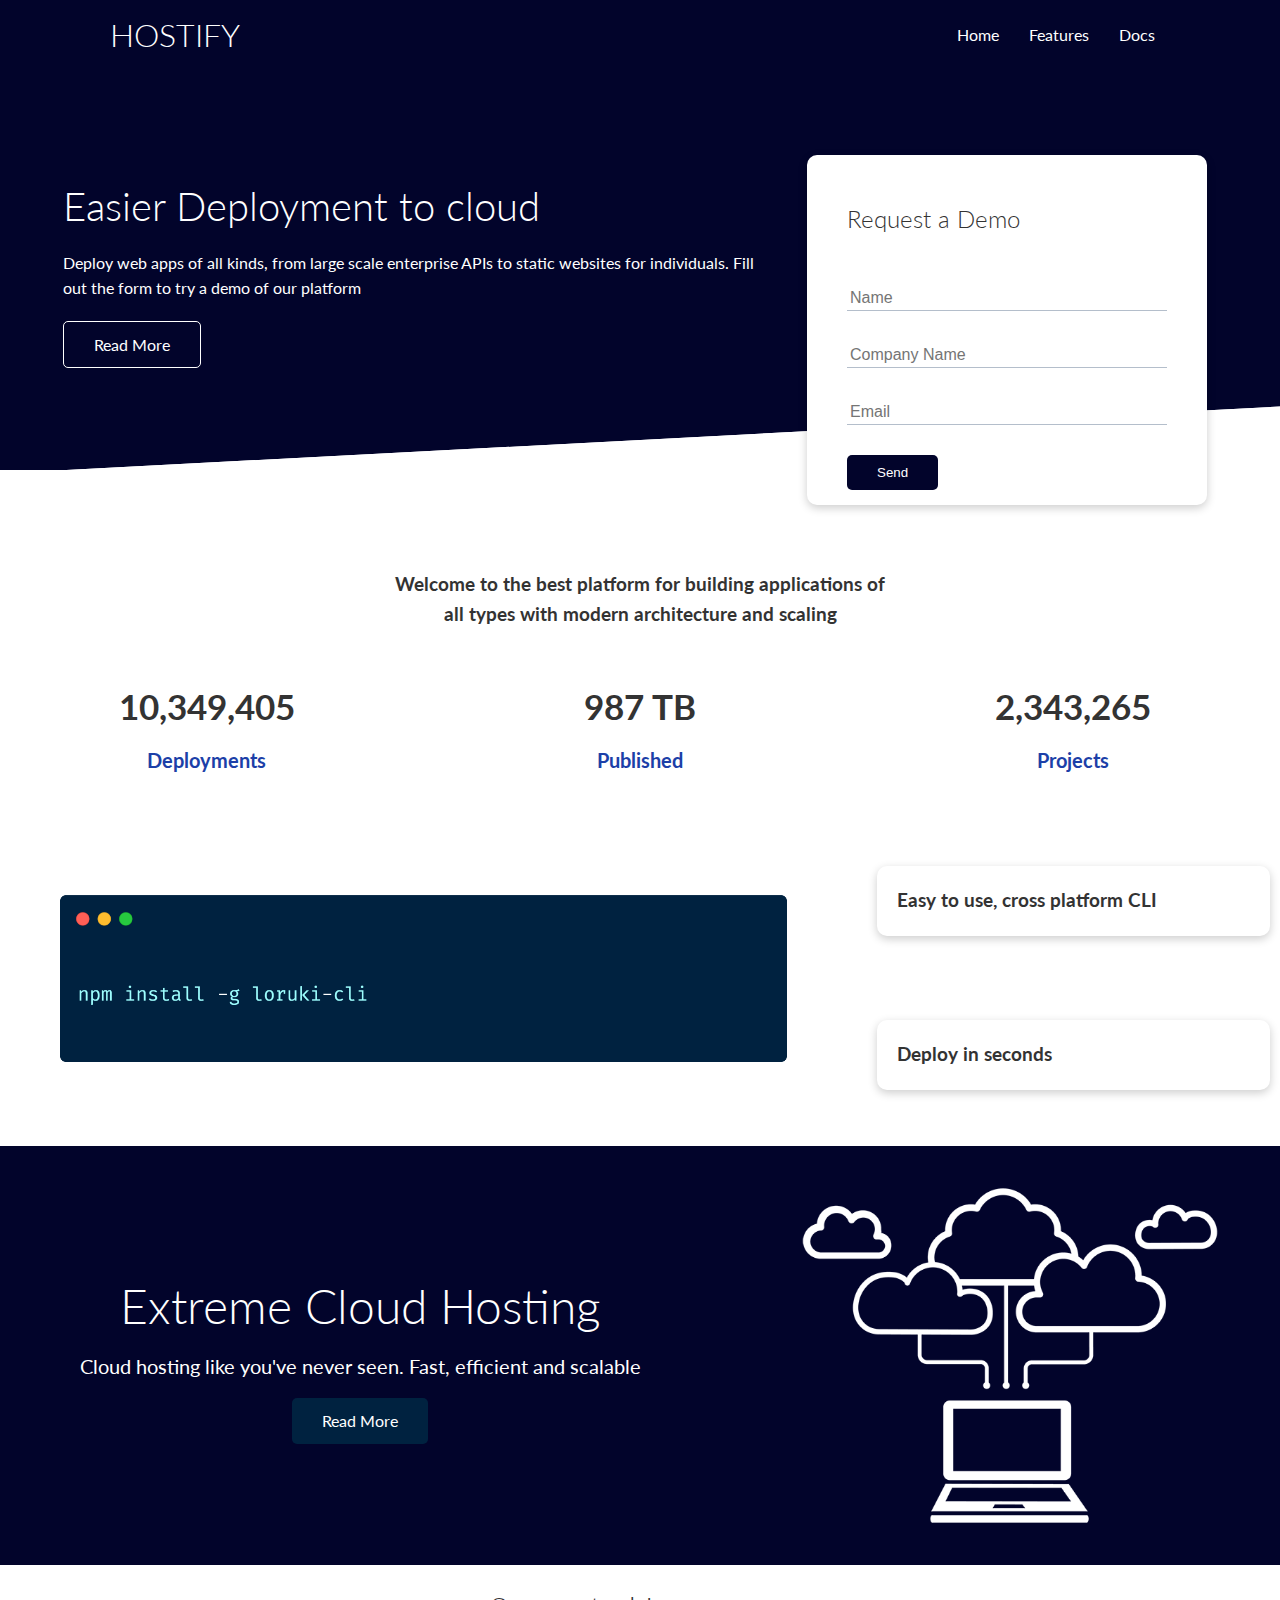
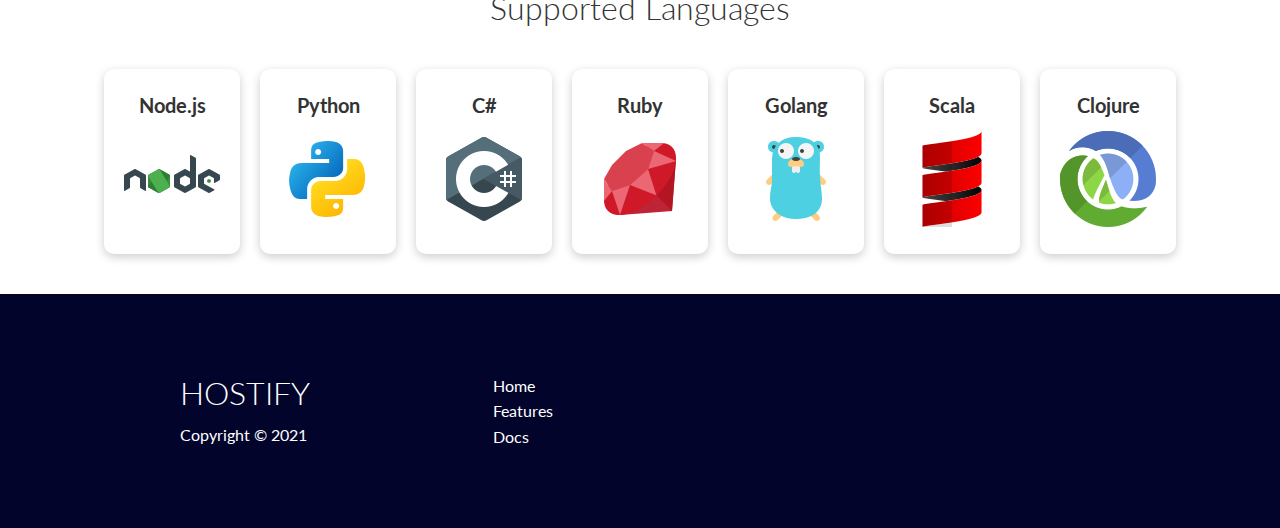
<file: index.html>
<!DOCTYPE html>
<html lang="en">
<head>
    <meta charset="UTF-8">
    <meta name="viewport" content="width=device-width, initial-scale=1.0">
    <link rel="stylesheet" href="https://cdnjs.cloudflare.com/ajax/libs/font-awesome/5.15.1/css/all.min.css" integrity="sha512-+4zCK9k+qNFUR5X+cKL9EIR+ZOhtIloNl9GIKS57V1MyNsYpYcUrUeQc9vNfzsWfV28IaLL3i96P9sdNyeRssA==" crossorigin="anonymous" />
    <link rel="shortcut icon" href="https://www.freepngimg.com/download/iphone/68112-cloud-apple-drive-icloud-iphone-free-frame.png" type="image/x-icon">
    <link rel="stylesheet" href="css/utilities.css">
    <link rel="stylesheet" href="css/style.css">
    <title>Hostify | cloued solustion</title>
</head>
<body>
    <!-- Navbar -->
    <div class="navbar extra-padding">
        <div class="container flex">
            <h1 class="logo">HOSTIFY</h1>
            <nav>
                <ul>
                    <li><a href="index.html">Home</a></li>
                    <li><a href="features.html">Features</a></li>
                    <li><a href="docs.html">Docs</a></li>
                </ul>
            </nav>
        </div>
    </div>
    
    <!-- Showcase -->
    <section class="showcase">
        <div class="container grid">
            <div class="showcase-text">
                <h1>Easier Deployment to cloud</h1>
                <p>Deploy web apps of all kinds, from large scale enterprise APIs to static websites for individuals. Fill out the form to try a demo of our platform</p>
                <a href="features.html" class="btn btn-outline">Read More</a>
            </div>

            <div class="showcase-form card">
                <h2>Request a Demo</h2>
                  <form name="contact" netlify-honeypot="bot-field" method="POST" data-netlify="true">
                    <input type="hidden" name="form-name" value="contact">
                    <p class="hidden">
                        <label>Don’t fill this out if you're human: <input name="bot-field" /></label>
                      </p>
                    <div class="form-control">
                        <input type="text" name="name" placeholder="Name" required>
                    </div>
                    <div class="form-control">
                        <input type="text" name="company" placeholder="Company Name" required>
                    </div>
                    <div class="form-control">
                        <input type="email" name="email" placeholder="Email" required>
                    </div>
                    <input type="submit" value="Send" class="btn btn-primary">
                </form>
                 <!-- <form>
                    <div class="form-control">
                        <input type="text" name="name" placeholder="Name" required>
                    </div>
                    <div class="form-control">
                        <input type="text" name="company" placeholder="Company Name" required>
                    </div>
                    <div class="form-control">
                        <input type="email" name="email" placeholder="Email" required>
                    </div>
                    <input type="submit" value="Send" class="btn btn-primary">
                </form> -->
            </div>
        </div>
    </section>

    <!-- Stats -->
    <section class="stats">
        <div class="container">
            <h3 class="stats-heading text-center my-1">
                Welcome to the best platform for building applications of all types with modern architecture and scaling
            </h3>

            <div class="grid grid-3 text-center my-4">
                <div>
                    <i class="fas fa-server fa-3x"></i>
                    <h3>10,349,405</h3>
                    <p class="text-secondary">Deployments</p>
                </div>
                <div>
                    <i class="fas fa-upload fa-3x"></i>
                    <h3>987 TB</h3>
                    <p class="text-secondary">Published</p>
                </div>
                <div>
                    <i class="fas fa-project-diagram fa-3x"></i>
                    <h3>2,343,265</h3>
                    <p class="text-secondary">Projects</p>
                </div>
            </div>
        </div>
    </section>

    <!-- Cli -->
    <section class="cli">
        <div class="container grid">
            <img src="./img/cli.png" alt="">
            <div class="card">
                <h3>Easy to use, cross platform CLI</h3>
            </div>
            <div class="card">
                <h3>Deploy in seconds</h3>
            </div>
        </div>
    </section>

    <!-- Cloud -->
    <section class="cloud bg-primary my-2 py-2">
        <div class="container grid">
            <div class="text-center">
                <h2 class="lg">Extreme Cloud Hosting</h2>
                <p class="lead my-1">Cloud hosting like you've never seen. Fast, efficient and scalable</p>
                <a href="features.html" class="btn btn-dark">Read More</a>
            </div>
            <img src="./img/cloud.png" alt="">
        </div>
    </section>

    <!-- Languages -->
    <section class="languages">
        <h2 class="md text-center my-2">
            Supported Languages
        </h2>
        <div class="container flex">
            <div class="card">
                <h4>Node.js</h4>
                <img src="./img/nodejs.png" alt="">
            </div>
            <div class="card">
                <h4>Python</h4>
                <img src="./img/python.png" alt="">
              </div>
              <div class="card">
                <h4>C#</h4>
                <img src="./img/c-sharp.png" alt="">
              </div>
              <div class="card">
                <h4>Ruby</h4>
                <img src="./img/ruby.png" alt="">
              </div>
              <div class="card">
                <h4>Golang</h4>
                <img src="./img/golang.png" alt="">
              </div>
              <div class="card">
                <h4>Scala</h4>
                <img src="./img/scala.png" alt="">
              </div>
              <div class="card">
                <h4>Clojure</h4>
                <img src="./img/clojure.png" alt="">
              </div>
        </div>
    </section>

    <!-- Footer -->
    <footer class="footer bg-primary py-5 ">
        <div class="container grid grid-3 extra-padding">
            <div>
                <h1>HOSTIFY
                </h1>
                <p>Copyright &copy; 2021</p>
            </div>
            <nav>
                <ul>
                    <li><a href="index.html">Home</a></li>
                    <li><a href="features.html">Features</a></li>
                    <li><a href="docs.html">Docs</a></li>
                </ul>
            </nav>
            <div class="social">
                <a href="#"><i class="fab fa-github fa-2x"></i></a>
                <a href="#"><i class="fab fa-facebook fa-2x"></i></a>
                <a href="#"><i class="fab fa-instagram fa-2x"></i></a>
                <a href="#"><i class="fab fa-twitter fa-2x"></i></a>
            </div>
        </div>
    </footer>
</body>
</html>
</file>
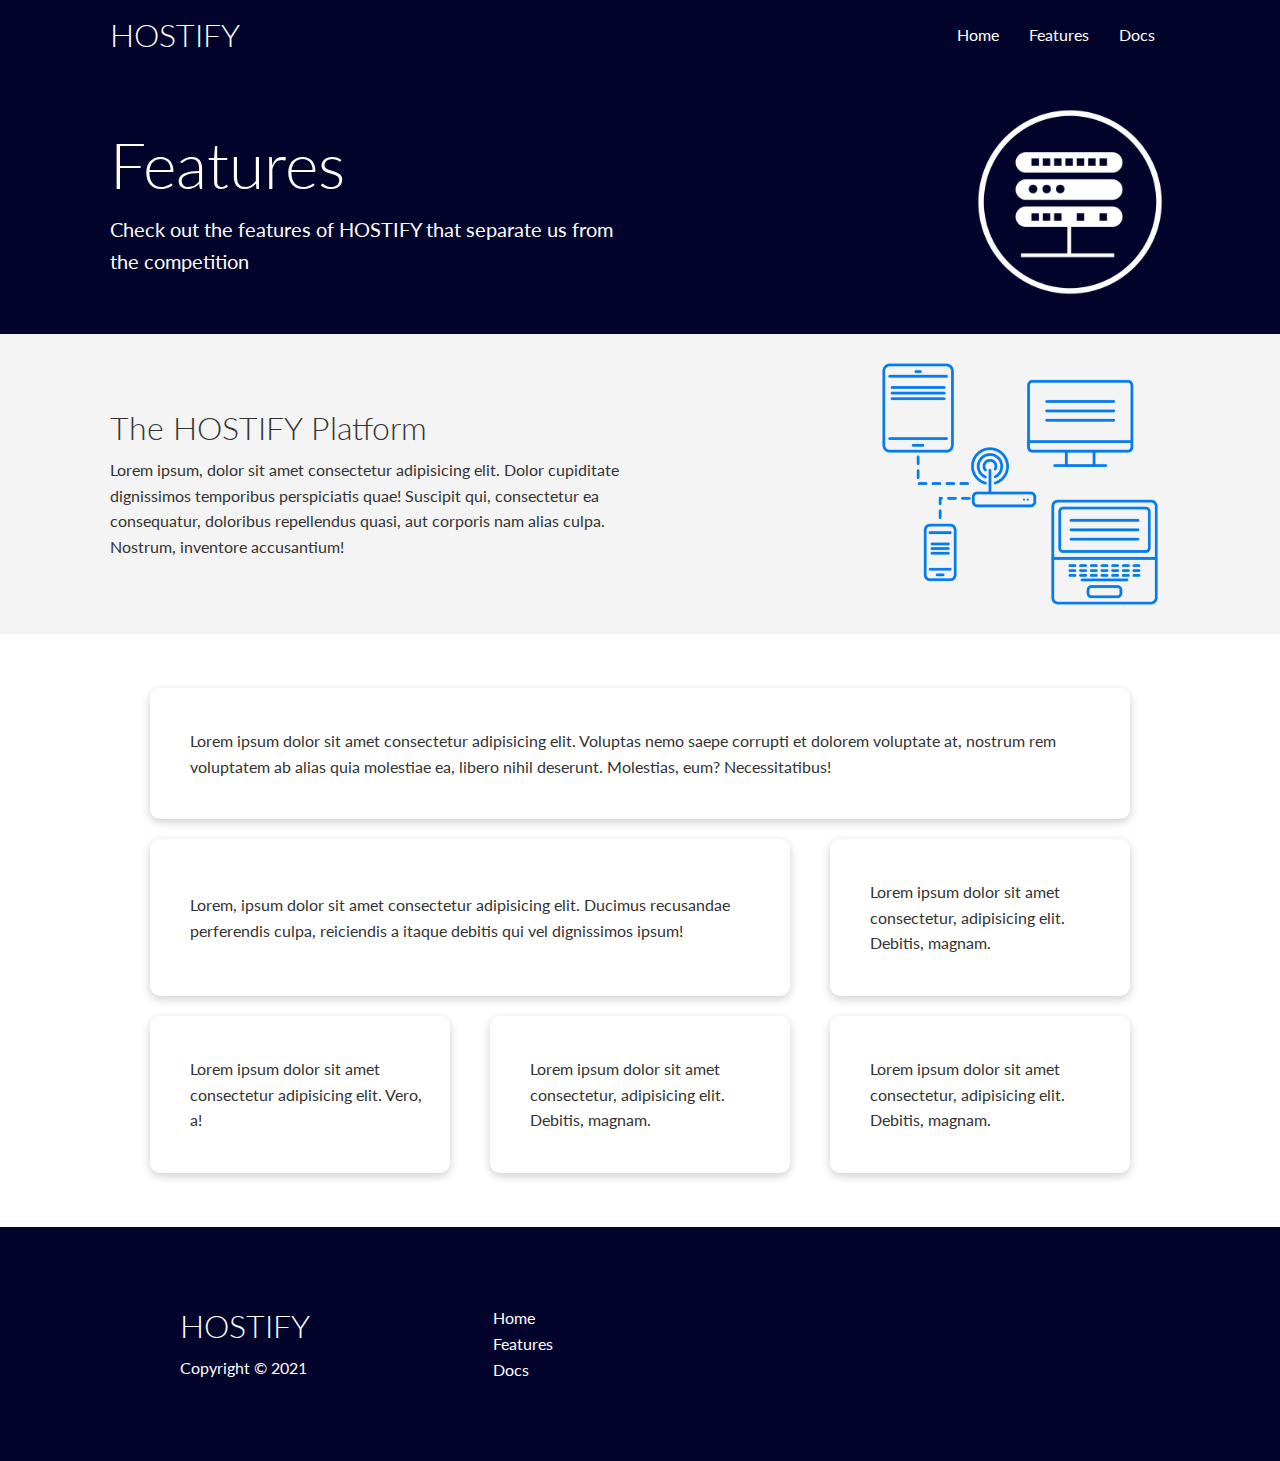
<file: features.html>
<!DOCTYPE html>
<html lang="en">
<head>
    <meta charset="UTF-8">
    <meta name="viewport" content="width=device-width, initial-scale=1.0">
    <link rel="stylesheet" href="https://cdnjs.cloudflare.com/ajax/libs/font-awesome/5.15.1/css/all.min.css" integrity="sha512-+4zCK9k+qNFUR5X+cKL9EIR+ZOhtIloNl9GIKS57V1MyNsYpYcUrUeQc9vNfzsWfV28IaLL3i96P9sdNyeRssA==" crossorigin="anonymous" />
    <link rel="stylesheet" href="css/utilities.css">
    <link rel="stylesheet" href="css/style.css">
    <link rel="shortcut icon" href="https://www.freepngimg.com/download/iphone/68112-cloud-apple-drive-icloud-iphone-free-frame.png" type="image/x-icon">
    <title>HOSTIFY | cloued solustion</title>
</head>
<body>
    <!-- Navbar -->
    <div class="navbar extra-padding">
        <div class="container flex">
            <h1 class="logo">HOSTIFY</h1>
            <nav>
                <ul>
                    <li><a href="index.html">Home</a></li>
                    <li><a href="features.html">Features</a></li>
                    <li><a href="docs.html">Docs</a></li>
                </ul>
            </nav>
        </div>
    </div>

    <!-- Head -->
    <section class="features-head bg-primary py-3">
        <div class="container grid features-padding extra-padding   ">
            <div>
                <h1 class="xl">Features</h1>
                <p class="lead">
                    Check out the features of HOSTIFY that separate us from the
						competition
                </p>
            </div>
            <img src="./img/server.png" alt="">
        </div>
    </section>

    <!-- Sub head -->
    <section class="features-sub-head bg-light py-3 extra-padding">
        <div class="container grid">
            <div>
                <h1 class="md">The HOSTIFY Platform</h1>
                <p>
                    Lorem ipsum, dolor sit amet consectetur adipisicing elit. Dolor cupiditate dignissimos temporibus perspiciatis quae! Suscipit qui, consectetur ea consequatur, doloribus repellendus quasi, aut corporis nam alias culpa. Nostrum, inventore accusantium!
                </p>
            </div>
            <img src="./img/server2.png" alt="">
        </div>
    </section>

    <section class="features-main my-2 extra-padding">
        <div class="container grid grid-3">
            <div class="card flex">
                <i class="fas fa-server fa-3x"></i>
                <p>Lorem ipsum dolor sit amet consectetur adipisicing elit. Voluptas nemo saepe corrupti et dolorem voluptate at, nostrum rem voluptatem ab alias quia molestiae ea, libero nihil deserunt. Molestias, eum? Necessitatibus!</p>
            </div>
            <div class="card flex">
                <i class="fas fa-network-wired fa-3x"></i>
                <p>
                    Lorem, ipsum dolor sit amet consectetur adipisicing elit. Ducimus
                    recusandae perferendis culpa, reiciendis a itaque debitis qui vel
                    dignissimos ipsum!
                </p>
            </div>
            <div class="card flex">
                <i class="fas fa-laptop-code fa-3x"></i>
                <p>
                    Lorem ipsum dolor sit amet consectetur, adipisicing elit. Debitis,
                    magnam.
                </p>
            </div>
            <div class="card flex">
                <i class="fas fa-database fa-3x"></i>
                <p>
                    Lorem ipsum dolor sit amet consectetur adipisicing elit. Vero, a!
                </p>
            </div>
            <div class="card flex">
                <i class="fas fa-power-off fa-3x"></i>
                <p>
                    Lorem ipsum dolor sit amet consectetur, adipisicing elit. Debitis,
                    magnam.
                </p>
            </div>
            <div class="card flex">
                <i class="fas fa-upload fa-3x"></i>
                <p>
                    Lorem ipsum dolor sit amet consectetur, adipisicing elit. Debitis,
                    magnam.
                </p>
            </div>
        </div>
    </section>

    <!-- Footer -->
    <footer class="footer bg-primary py-5 ">
        <div class="container grid grid-3 extra-padding">
            <div>
                <h1>HOSTIFY
                </h1>
                <p>Copyright &copy; 2021</p>
            </div>
            <nav>
                <ul>
                    <li><a href="index.html">Home</a></li>
                    <li><a href="features.html">Features</a></li>
                    <li><a href="docs.html">Docs</a></li>
                </ul>
            </nav>
            <div class="social">
                <a href="#"><i class="fab fa-github fa-2x"></i></a>
                <a href="#"><i class="fab fa-facebook fa-2x"></i></a>
                <a href="#"><i class="fab fa-instagram fa-2x"></i></a>
                <a href="#"><i class="fab fa-twitter fa-2x"></i></a>
            </div>
        </div>
    </footer>
</body>
</html>
</file>
<file: css/utilities.css>
container {
  max-width: 1100px;
  margin: 0 auto;
  overflow: auto;
  padding:  40px;
  /* background-color: #E07C24; */
}

.card {
  background-color: #fff;
  color: #333;
  border-radius: 10px;
  box-shadow: 0 3px 10px rgba(0, 0, 0, 0.2);
  padding: 20px;
  margin: 10px;
}

.btn {
  display: inline-block;
  padding: 10px 30px;
  cursor: pointer;
  background: var(--primary-color);
  color: #fff;
  border: none;
  border-radius: 5px;
}

.btn-outline {
  background-color: transparent;
  border: 1px #fff solid;
}

.btn:hover {
  transform: scale(0.98);
}

/* Backgrounds & colored buttons */
.bg-primary,
.btn-primary {
  background-color: var(--primary-color);
  color: #fff;
}

.bg-secondary,
.btn-secondary {
  background-color: var(--secondary-color);
  color: #fff;
}

.bg-dark,
.btn-dark {
  background-color: var(--dark-color);
  color: #fff;
}

.bg-light,
.btn-light {
  background-color: var(--light-color);
  color: #333;
}

.bg-primary a,
.btn-primary a,
.bg-secondary a,
.btn-secondary a,
.bg-dark a,
.btn-dark a {
  color: #fff;
}

/* Text colors */
.text-primary {
  color: var(--primary-color);
}

.text-secondary {
  color: var(--secondary-color);
}

.text-dark {
  color: var(--dark-color);
}

.text-light {
  color: var(--light-color);
}

/* Text sizes */
.lead {
  font-size: 20px;
}

.sm {
  font-size: 1rem;
}

.md {
  font-size: 2rem;
}

.lg {
  font-size: 3rem;
}

.xl {
  font-size: 4rem;
}

.text-center {
  text-align: center;
}

/* Alert */
.alert {
  background-color: var(--light-color);
  padding: 10px 20px;
  font-weight: bold;
  margin: 15px 0;
}

.alert i {
  margin-right: 10px;
}

.alert-success {
  background-color: var(--success-color);
  color: #fff;
}

.alert-error {
  background-color: var(--error-color);
  color: #fff;
}

.flex {
  display: flex;
  justify-content: center;
  align-items: center;
  height: 100%;
}

.grid {
  display: grid;
  grid-template-columns: repeat(2, 1fr);
  gap: 20px;
  justify-content: center;
  align-items: center;
  height: 100%;
}

.grid-3 {
  grid-template-columns: repeat(3, 1fr);
}

/* Margin */
.my-1 {
  margin: 1rem 0;
}

.my-2 {
  margin: 1.5rem 0;
}

.my-3 {
  margin: 2rem 0;
}

.my-4 {
  margin: 3rem 0;
}

.my-5 {
  margin: 4rem 0;
}

.m-1 {
  margin: 1rem;
}

.m-2 {
  margin: 1.5rem;
}

.m-3 {
  margin: 2rem;
}

.m-4 {
  margin: 3rem;
}

.m-5 {
  margin: 4rem;
}

/* Padding */
.py-1 {
  padding: 1rem 0;
}

.py-2 {
  padding: 1.5rem 0;
}

.py-3 {
  padding: 2rem 0;
}

.py-4 {
  padding: 3rem 0;
}

.py-5 {
  padding: 4rem 0;
}

.p-1 {
  padding: 1rem;
}

.p-2 {
  padding: 1.5rem;
}

.p-3 {
  padding: 2rem;
}

.p-4 {
  padding: 3rem;
}

.p-5 {
  padding: 4rem;
}
.extra-padding{
  padding: 0 110px;
}
</file>
<file: css/style.css>
@import url('https://fonts.googleapis.com/css2?family=Lato:wght@300&display=swap');

:root {
  --primary-color:#02042b;
  --secondary-color: #1c3fa8;
  --dark-color: #002240;
  --light-color: #f4f4f4;
  --success-color: #5cb85c;
  --error-color: #d9534f;
}

* {
  box-sizing: border-box;
  padding: 0;
  margin: 0;
}

body {
  font-family: 'Lato', sans-serif;
  color: #333;
  line-height: 1.6;
  /* background-color:#E07C24; */
}

ul {
  list-style-type: none;
}

a {
  text-decoration: none;
  color: #333;
}

h1,
h2 {
  font-weight: 300;
  line-height: 1.2;
  margin: 10px 0;
  /* padding: 20px; */
}

p {
  margin: 10px 0;
}

img {
  width: 100%;
}

code,
pre {
  background: #333;
  color: #fff;
  padding: 10px;
}

.hidden {
  visibility: hidden;
  height: 0;
}

/* Navbar */
.navbar {
  background-color: var(--primary-color);
  color: #fff;
  height: 70px;
  
  
}

.navbar ul {
  display: flex;
}

.navbar a {
  color: #fff;
  padding: 10px;
  margin: 0 5px;
}

.navbar a:hover {
  border-bottom: 2px #fff solid;
}

.navbar .flex {
  justify-content: space-between;
}

/* Showcase */
.showcase {
  height: 400px;
  background-color: var(--primary-color);
  color: #fff;
  position: relative;
}

.showcase h1 {
  font-size: 40px;
}

.showcase p {
  margin: 20px 0;
}

.showcase .grid {
  overflow: visible;
  grid-template-columns: 55% auto;
  gap: 30px;
}

.showcase-text {
  animation: slideInFromLeft 1s ease-in;
}

.showcase-form {
  position: relative;
  top: 60px;
  height: 350px;
  width: 400px;
  padding: 40px;
  z-index: 100;
  justify-self: flex-end;
  animation: slideInFromRight 1s ease-in;
}

.showcase-form .form-control {
  margin: 30px 0;
}

.showcase-form input[type='text'],
.showcase-form input[type='email'] {
  border: 0;
  border-bottom: 1px solid #b4becb;
  width: 100%;
  padding: 3px;
  font-size: 16px;
}

.showcase-form input:focus {
  outline: none;
}

.showcase::before,
.showcase::after {
  content: '';
  position: absolute;
  height: 100px;
  bottom: -70px;
  right: 0;
  left: 0;
  background: #fff;
  transform: skewY(-3deg);
  -webkit-transform: skewY(-3deg);
  -moz-transform: skewY(-3deg);
  -ms-transform: skewY(-3deg);
}

/* Stats */
.stats {
  padding-top: 100px;
  animation: slideInFromBottom 1s ease-in;
}

.stats-heading {
  max-width: 500px;
  margin: auto;
}

.stats .grid h3 {
  font-size: 35px;
}

.stats .grid p {
  font-size: 20px;
  font-weight: bold;
}

/* Cli */
.cli .grid {
  grid-template-columns: repeat(3, 1fr);
  grid-template-rows: repeat(2, 1fr);
}

.cli .grid > *:first-child {
  grid-column: 1 / span 2;
  grid-row: 1 / span 2;
}

/* Cloud */
.cloud .grid {
  grid-template-columns: 4fr 3fr;
}

/* Languages */

.languages .flex {
  flex-wrap: wrap;
}

.languages .card {
  text-align: center;
  margin: 18px 10px 40px;
  transition: transform 0.2s ease-in;
}

.languages .card h4 {
  font-size: 20px;
  margin-bottom: 10px;
}

.languages .card:hover {
  transform: translateY(-15px);
}

/* Features */
/* .features-head{
    padding: 70px;
} */

.features-head img,
.docs-head img {
  width: 200px;
  justify-self: flex-end;
}



.features-sub-head img {
  width: 300px;
  justify-self: flex-end;
  
}

.features-main .card > i {
  margin-right: 20px;
}

.features-main .grid {
  padding: 30px;
}

.features-main .grid > *:first-child {
  grid-column: 1 / span 3;
}

.features-main .grid > *:nth-child(2) {
  grid-column: 1 / span 2;
}

/* Docs */
.docs-main h3 {
  margin: 20px 0;
}

.docs-main .grid {
  grid-template-columns: 1fr 2fr;
  align-items: flex-start;
}

.docs-main nav li {
  font-size: 17px;
  padding-bottom: 5px;
  margin-bottom: 5px;
  border-bottom: 1px #ccc solid;
}

.docs-main a:hover {
  font-weight: bold;
}

/* Footer */
.footer{
    padding: 70px;
}

.footer .social a {
  margin: 0 10px;
}

.fa-github:hover {
  color: #000000;
}

.fa-facebook:hover {
  color: #1773EA;
}

.fa-instagram:hover {
  color: #B32E87;
}

.fa-twitter:hover {
  color: #1C9CEA;
}

/* Animations */
@keyframes slideInFromLeft {
  0% {
    transform: translateX(-100%);
  }

  100% {
    transform: translateX(0);
  }
}

@keyframes slideInFromRight {
  0% {
    transform: translateX(100%);
  }

  100% {
    transform: translateX(0);
  }
}

@keyframes slideInFromTop {
  0% {
    transform: translateY(-100%);
  }

  100% {
    transform: translateX(0);
  }
}

@keyframes slideInFromBottom {
  0% {
    transform: translateY(100%);
  }

  100% {
    transform: translateX(0);
  }
}

/* Tablets and under */
@media (max-width: 768px) {
  .grid,
  .showcase .grid,
  .stats .grid,
  .cli .grid,
  .cloud .grid,
  .features-main .grid,
  .docs-main .grid {
    grid-template-columns: 1fr;
    grid-template-rows: 1fr;
  }

  .showcase {
    height: auto;
  }

  .showcase-text {
    text-align: center;
    margin-top: 40px;
    animation: slideInFromTop 1s ease-in;
  }

  .showcase-form {
    justify-self: center;
    margin: auto;
    animation: slideInFromBottom 1s ease-in;
  }

  .cli .grid > *:first-child {
    grid-column: 1;
    grid-row: 1;
  }

  .features-head,
  .features-sub-head,
  .docs-head {
    text-align: center;
  }

  .features-head img,
  .features-sub-head img,
  .docs-head img {
    justify-self: center;
  }

  .features-main .grid > *:first-child,
  .features-main .grid > *:nth-child(2) {
    grid-column: 1;
  }
  
}

/* Mobile */
@media (max-width: 500px) {
  .navbar {
    height: 110px;
  }

  .navbar .flex {
    flex-direction: column;
  }

  .navbar ul {
    padding: 10px;
    background-color: rgba(0, 0, 0, 0.1);
  }
  
  .showcase-form {
    width: 300px;
  }
  .social{
    display:flex;
}
}
</file>
